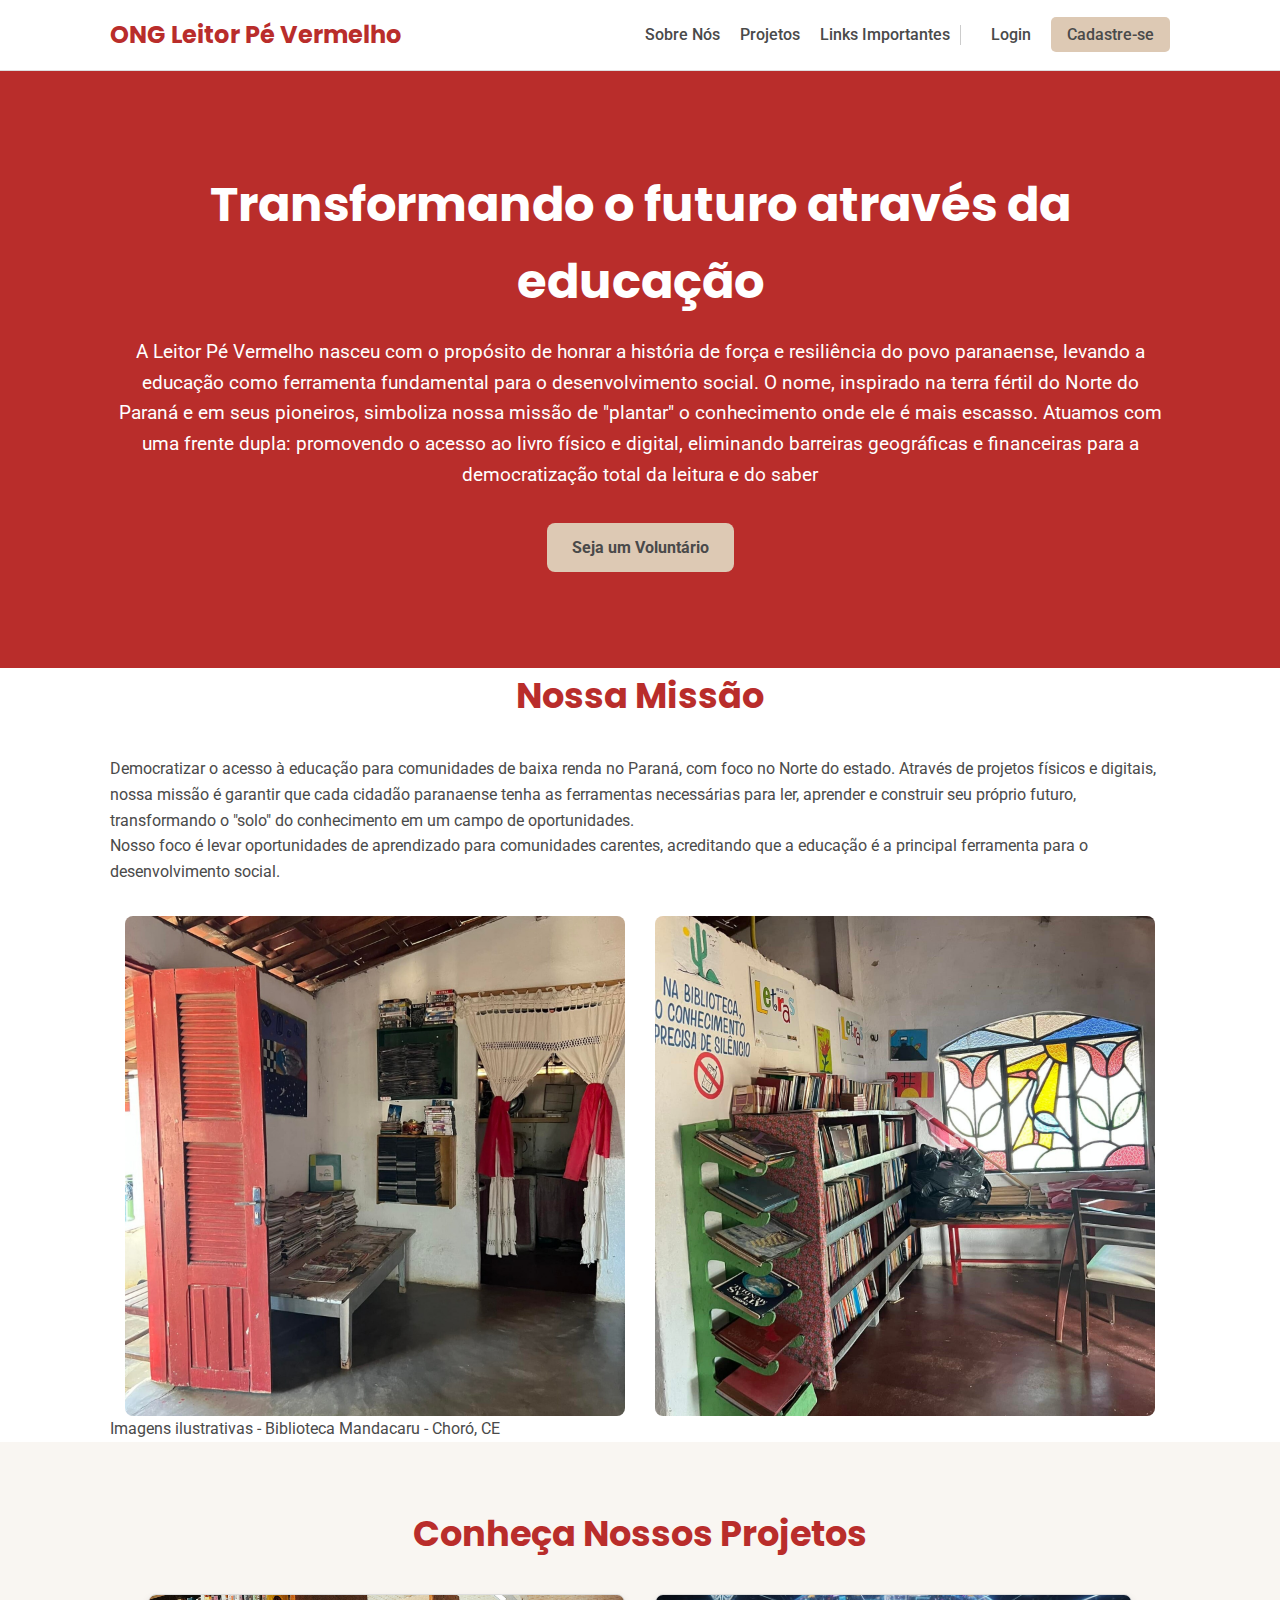
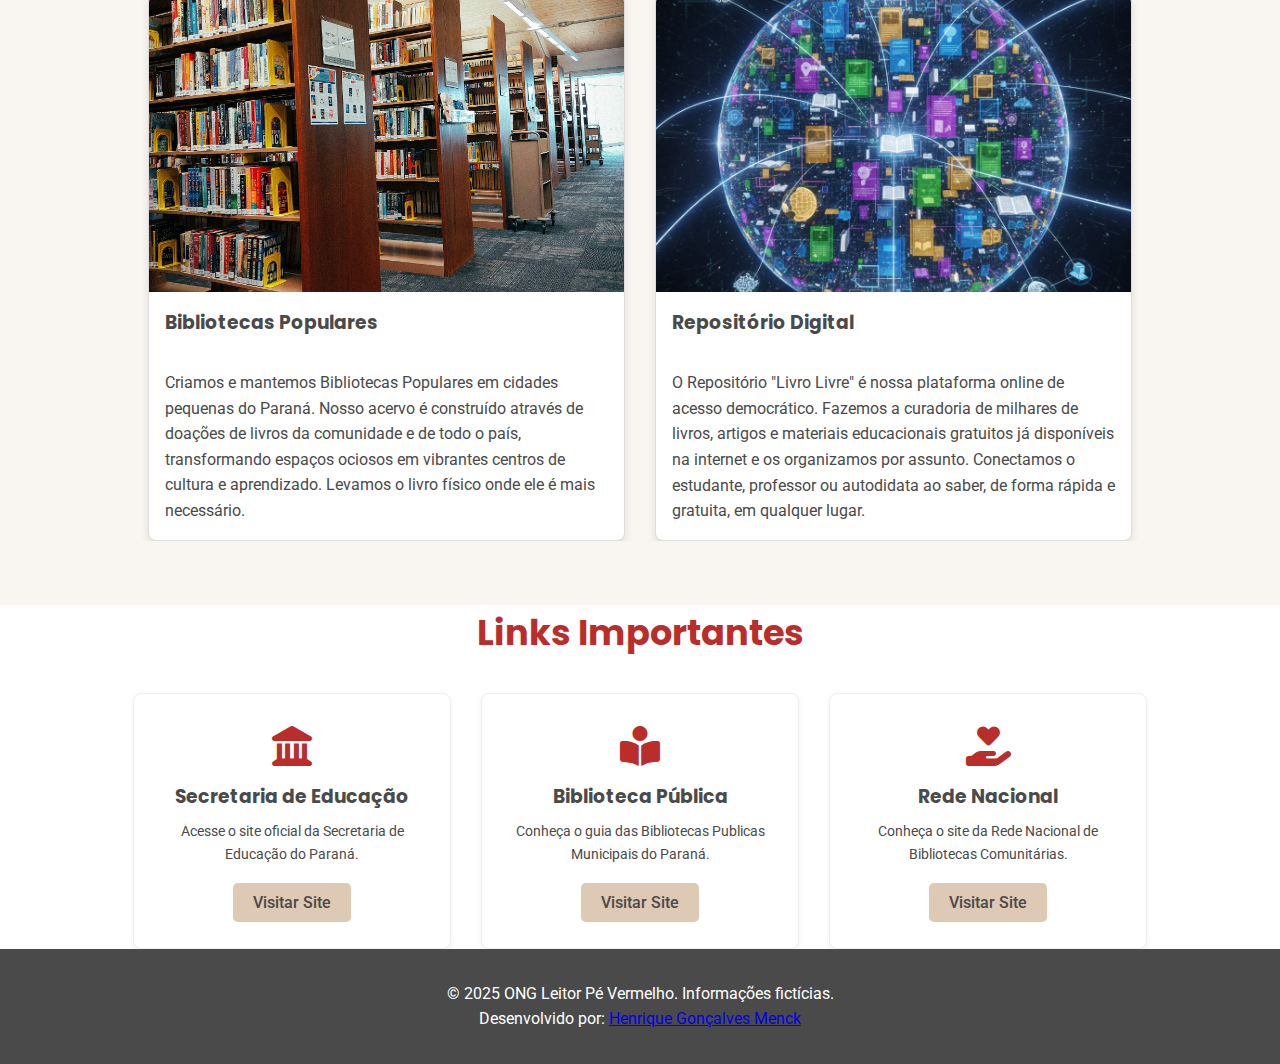
<file: index.html>
<!DOCTYPE html>
<html lang="pt-br">
<head>
    <meta charset="UTF-8">
    <meta name="viewport" content="width=device-width, initial-scale=1.0">
    <title>ONG Leitor Pé Vermelho | Transformando Futuros</title>

    <link rel="preconnect" href="https://fonts.googleapis.com">
    <link rel="preconnect" href="https://fonts.gstatic.com" crossorigin>
    <link href="https://fonts.googleapis.com/css2?family=Poppins:wght@400;700&family=Roboto:wght@400;500&display=swap" rel="stylesheet">
    
    <link rel="stylesheet" href="https://cdnjs.cloudflare.com/ajax/libs/font-awesome/6.5.2/css/all.min.css">

    <link rel="stylesheet" href="style.css">
</head>
<body>

    <header>
        <div class="container">
            <div class="logo">ONG Leitor Pé Vermelho</div>
            <nav>
                <ul>
                    <li><a href="#sobre">Sobre Nós</a></li>
                    <li><a href="#projetos">Projetos</a></li>
                    <li><a href="#links">Links Importantes</a></li>
                    
                    <li class="nav-divider"></li> <li><a href="login.html">Login</a></li>
                    <li><a href="cadastro.html" class="nav-button">Cadastre-se</a></li>
                </ul>
            </nav>
        </div>
    </header>

    <main>
        <section class="hero">
            <div class="container">
                <h1>Transformando o futuro através da educação</h1>
                <p>A Leitor Pé Vermelho nasceu com o propósito de honrar a história de força e resiliência do povo paranaense, levando a educação como ferramenta fundamental para o desenvolvimento social. O nome, inspirado na terra fértil do Norte do Paraná e em seus pioneiros, simboliza nossa missão de "plantar" o conhecimento onde ele é mais escasso. Atuamos com uma frente dupla: promovendo o acesso ao livro físico e digital, eliminando barreiras geográficas e financeiras para a democratização total da leitura e do saber</p>
                <a href="cadastro.html" class="cta-button">Seja um Voluntário</a>
            </div>
        </section>

        <section id="sobre" class="container">
            <h2>Nossa Missão</h2>
            <p>Democratizar o acesso à educação para comunidades de baixa renda no Paraná, com foco no Norte do estado. Através de projetos físicos e digitais, nossa missão é garantir que cada cidadão paranaense tenha as ferramentas necessárias para ler, aprender e construir seu próprio futuro, transformando o "solo" do conhecimento em um campo de oportunidades.</p>
            <p>Nosso foco é levar <span>oportunidades de aprendizado</span> para comunidades carentes, acreditando que a educação é a principal ferramenta para o desenvolvimento social.</p>
            <div class="sobre-imagens">
                <img src="imagens/Exemplo1.jpg" alt="Foto ilustrativa da missão da ONG">
                <img src="imagens/Exemplo2.jpg" alt="Foto ilustrativa da comunidade">
            </div>
            <p>Imagens ilustrativas - Biblioteca Mandacaru - Choró, CE</p>
        </section>

        <section id="projetos">
            <div class="container">
                <h2>Conheça Nossos Projetos</h2>
                <div class="projetos-grid">
                    <div class="projeto-card">
                        <img src="imagens/Projeto1.jpg" alt="Biblioteca Popular">
                        <h3>Bibliotecas Populares</h3>
                        <p>Criamos e mantemos Bibliotecas Populares em cidades pequenas do Paraná. Nosso acervo é construído através de doações de livros da comunidade e de todo o país, transformando espaços ociosos em vibrantes centros de cultura e aprendizado. Levamos o livro físico onde ele é mais necessário.</p>
                        
                    </div>
                    <div class="projeto-card">
                        <img src="imagens/Projeto2.jpg" alt="Repositório Digital">
                        <h3>Repositório Digital</h3>
                        <p>O Repositório "Livro Livre" é nossa plataforma online de acesso democrático. Fazemos a curadoria de milhares de livros, artigos e materiais educacionais gratuitos já disponíveis na internet e os organizamos por assunto. Conectamos o estudante, professor ou autodidata ao saber, de forma rápida e gratuita, em qualquer lugar.</p>
                    </div>
                </div>
            </div>
        </section>

    <section id="links" class="container">
    <h2>Links Importantes</h2>
    <div class="links-grid">
        <div class="link-card">
            <i class="fas fa-landmark"></i>
            <h3>Secretaria de Educação</h3>
            <p>Acesse o site oficial da Secretaria de Educação do Paraná.</p>
            <a href="https://www.educacao.pr.gov.br/" class="link-button" target="_blank" rel="noopener noreferrer">Visitar Site</a>
        </div>
        <div class="link-card">
            <i class="fas fa-book-open-reader"></i>
            <h3>Biblioteca Pública</h3>
            <p>Conheça o guia das Bibliotecas Publicas Municipais do Paraná.</p>
            <a href="https://www.bpp.pr.gov.br/Pagina/Guia-de-Bibliotecas-Publicas-Municipais-do-Parana" class="link-button" target="_blank" rel="noopener noreferrer">Visitar Site</a>
        </div>
        <div class="link-card">
            <i class="fas fa-hand-holding-heart"></i>
            <h3>Rede Nacional</h3>
            <p>Conheça o site da Rede Nacional de Bibliotecas Comunitárias.</p>
            <a href="https://rnbc.org.br/" class="link-button" target="_blank" rel="noopener noreferrer">Visitar Site</a>
        </div>
    </div>
</section>
    </main>

    <footer>
        <div class="container">
            <p>&copy; 2025 ONG Leitor Pé Vermelho. Informações fictícias.</p>
            <p>Desenvolvido por: <span class="footer-extra-link"><a href="https://hmenck.github.io/Curriculo/" target="_blank" rel="noopener noreferrer">Henrique Gonçalves Menck</a></span></p>
            </div>
    </footer>

</body>
</html>
</file>
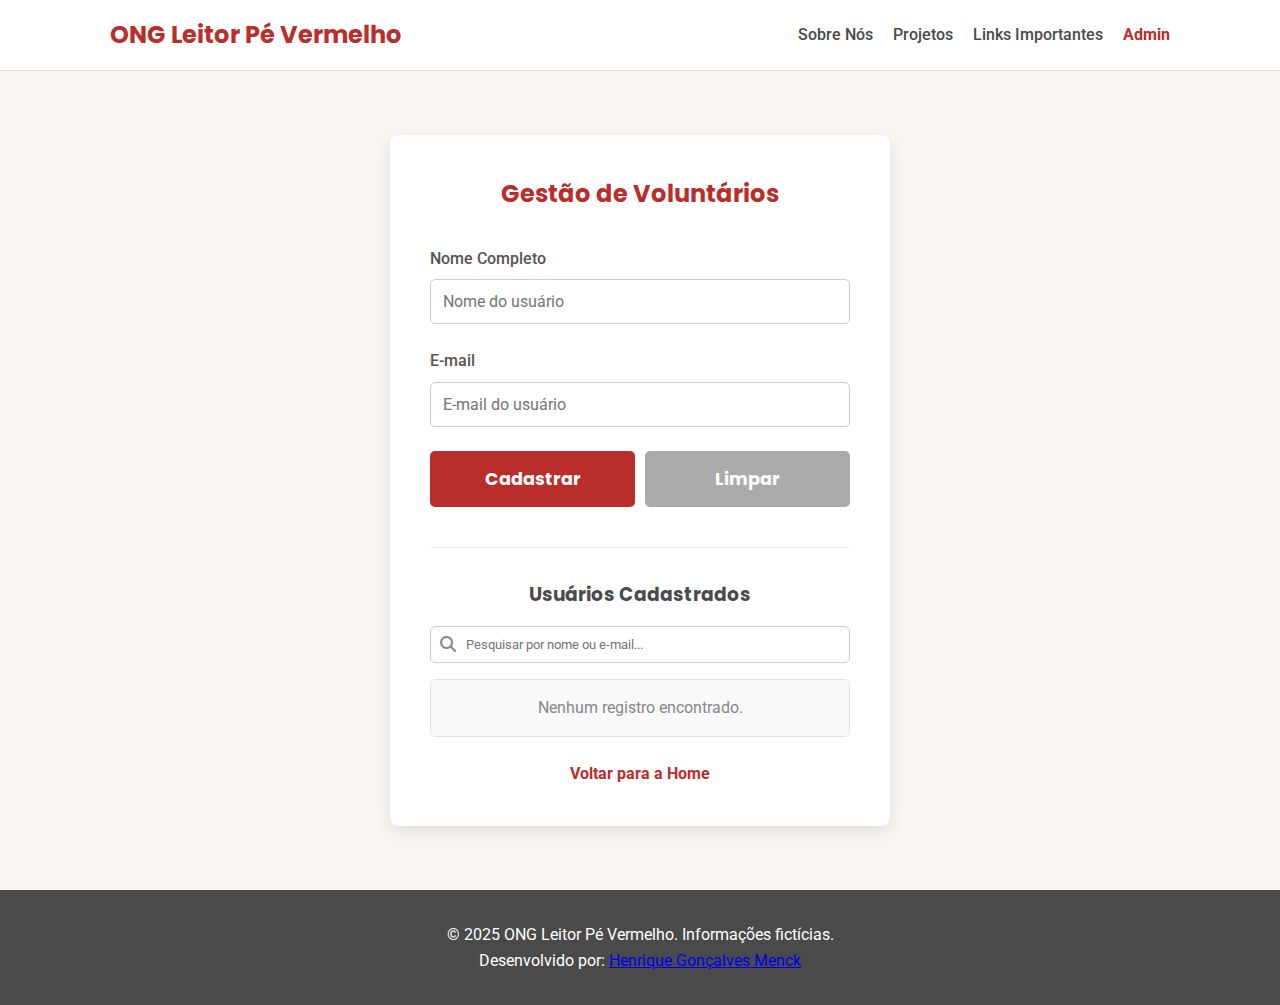
<file: admin.html>
<!DOCTYPE html>
<html lang="pt-br">
<head>
    <meta charset="UTF-8">
    <meta name="viewport" content="width=device-width, initial-scale=1.0">
    <title>Administração | ONG Leitor Pé Vermelho</title>

    <link rel="preconnect" href="https://fonts.googleapis.com">
    <link rel="preconnect" href="https://fonts.gstatic.com" crossorigin>
    <link href="https://fonts.googleapis.com/css2?family=Poppins:wght@400;700&family=Roboto:wght@400;500&display=swap" rel="stylesheet">
    
    <link rel="stylesheet" href="https://cdnjs.cloudflare.com/ajax/libs/font-awesome/6.5.2/css/all.min.css">

    <link rel="stylesheet" href="style.css">
    <link rel="stylesheet" href="forms.css">

    <script src="admin.js" defer></script>
    
    <style>
        .form-actions {
            display: flex;
            gap: 10px;
        }
        .btn-secondary {
            background-color: #aaa; 
        }
        .btn-secondary:hover {
            background-color: #888;
        }
        .search-container {
            margin-top: 2.5rem;
            padding-top: 2rem;
            border-top: 1px solid #eee;
        }
        .search-box {
            position: relative;
            margin-bottom: 1rem;
        }
        .search-box input {
            width: 100%;
            padding: 10px 10px 10px 35px;
            border: 1px solid #ccc;
            border-radius: 5px;
            font-family: var(--fonte-corpo);
        }
        .search-box i {
            position: absolute;
            left: 10px;
            top: 50%;
            transform: translateY(-50%);
            color: #888;
        }
        #lista-usuarios {
            list-style: none;
            padding: 0;
            margin-bottom: 1rem;
        }
        #lista-usuarios li {
            background-color: #f9f9f9;
            border: 1px solid #e0e0e0;
            padding: 15px;
            margin-bottom: 10px;
            border-radius: 5px;
            display: flex;
            justify-content: space-between;
            align-items: center;
            transition: box-shadow 0.3s ease;
        }
        #lista-usuarios li:hover {
            box-shadow: 0 2px 5px rgba(0,0,0,0.1);
        }
        .user-info span {
            display: block;
            font-size: 0.85rem;
            color: #666;
            margin-bottom: 2px;
        }
        .user-info strong {
            color: var(--cor-texto);
        }
        .btn-delete-item {
            background-color: transparent;
            border: none;
            color: #B92D2B;
            cursor: pointer;
            font-size: 1.1rem;
            padding: 5px;
            transition: transform 0.2s;
        }
        .btn-delete-item:hover {
            transform: scale(1.2);
            color: #942422;
        }
        .btn-danger {
            background-color: #fff;
            color: #B92D2B;
            border: 1px solid #B92D2B;
            padding: 10px;
            width: 100%;
            border-radius: 5px;
            cursor: pointer;
            font-weight: bold;
            transition: all 0.3s;
        }
        .btn-danger:hover {
            background-color: #B92D2B;
            color: #fff;
        }
        .titulo-lista {
            font-family: var(--fonte-titulos);
            color: var(--cor-texto);
            margin-bottom: 1rem;
            text-align: center;
        }
    </style>
</head>
<body>

    <header>
        <div class="container">
            <a href="index.html" class="logo">ONG Leitor Pé Vermelho</a>
            <nav>
                <ul>
                    <li><a href="index.html#sobre">Sobre Nós</a></li>
                    <li><a href="index.html#projetos">Projetos</a></li>
                    <li><a href="index.html#links">Links Importantes</a></li>
                    <li><a href="admin.html" style="color: var(--cor-primaria); font-weight: bold;">Admin</a></li>
                </ul>
            </nav>
        </div>
    </header>

    <main>
        <div class="form-container">
            <h2>Gestão de Voluntários</h2>
            
            <form id="form-admin">
                <div class="form-group">
                    <label for="admin_nome">Nome Completo</label>
                    <input type="text" id="admin_nome" name="admin_nome" placeholder="Nome do usuário" required>
                </div>
                <div class="form-group">
                    <label for="admin_email">E-mail</label>
                    <input type="email" id="admin_email" name="admin_email" placeholder="E-mail do usuário" required>
                </div>
                
                <div class="form-actions">
                    <button type="submit" class="form-button">Cadastrar</button>
                    <button type="button" id="btn-limpar" class="form-button btn-secondary">Limpar</button>
                </div>
            </form>
            
            <div class="search-container">
                <h3 class="titulo-lista">Usuários Cadastrados</h3>
                
                <div class="search-box">
                    <i class="fas fa-search"></i>
                    <input type="text" id="input-pesquisa" placeholder="Pesquisar por nome ou e-mail...">
                </div>

                <ul id="lista-usuarios">
                </ul>

                <button id="btn-excluir-todos" class="btn-danger" style="display: none;">
                    <i class="fas fa-trash-alt"></i> Excluir Todos os Registros
                </button>
            </div>

            <p class="form-link"><a href="index.html">Voltar para a Home</a></p>
        </div>
    </main>

    <footer>
        <div class="container">
            <p>&copy; 2025 ONG Leitor Pé Vermelho. Informações fictícias.</p>
            <p>Desenvolvido por: <span class="footer-extra-link"><a href="https://hmenck.github.io/Curriculo/" target="_blank" rel="noopener noreferrer">Henrique Gonçalves Menck</a></span></p>
        </div>
    </footer>

</body>
</html>
</file>
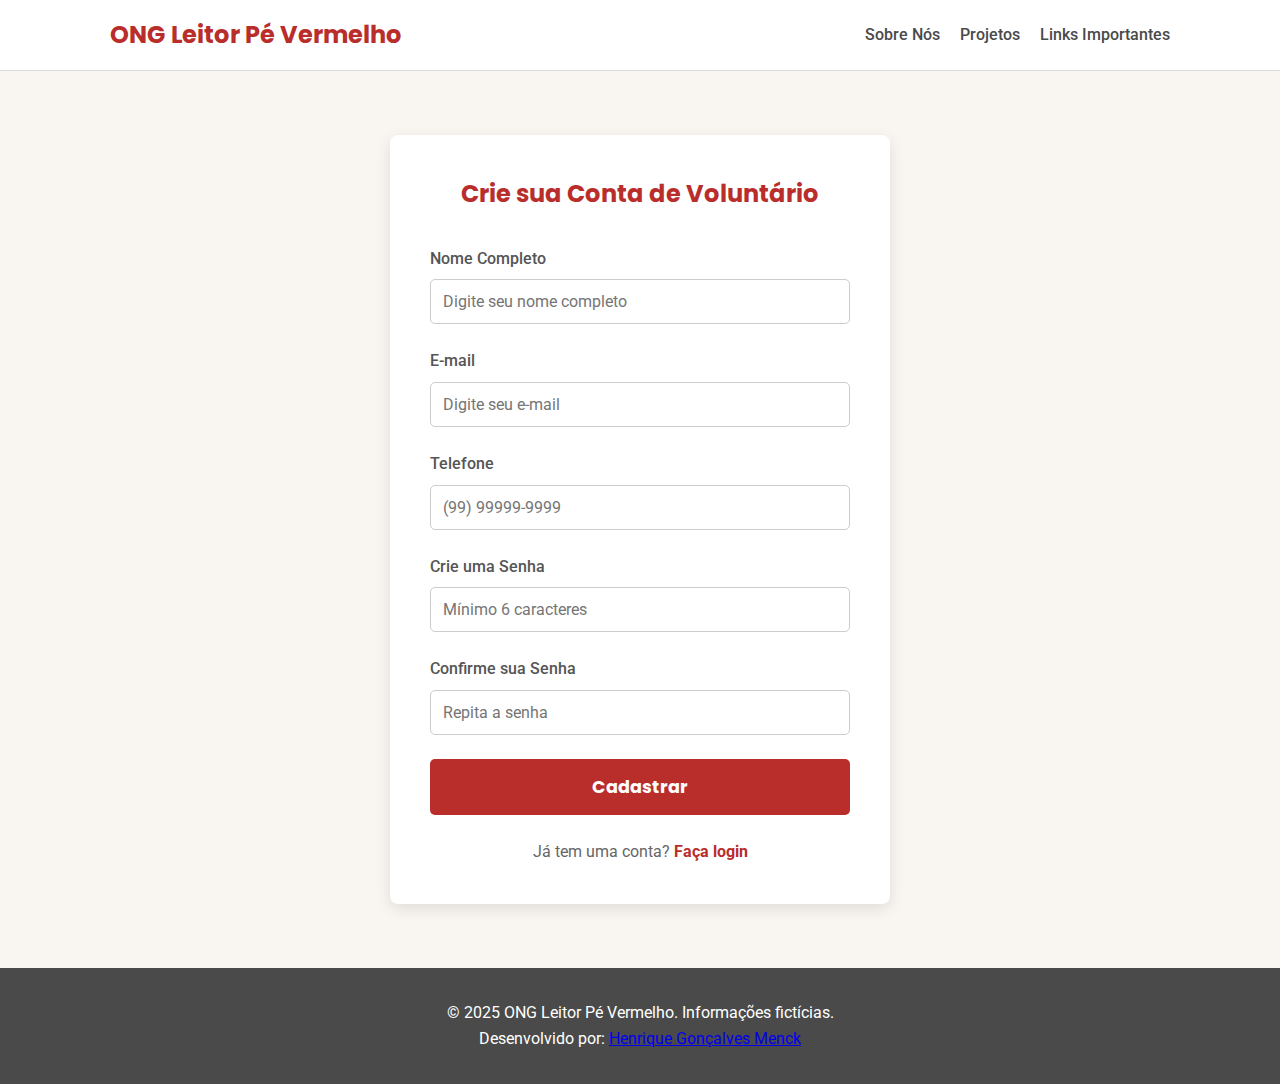
<file: cadastro.html>
<!DOCTYPE html>
<html lang="pt-br">
<head>
    <meta charset="UTF-8">
    <meta name="viewport" content="width=device-width, initial-scale=1.0">
    <title>Cadastro | ONG Leitor Pé Vermelho</title>

    <link rel="preconnect" href="https://fonts.googleapis.com">
    <link rel="preconnect" href="https://fonts.gstatic.com" crossorigin>
    <link href="https://fonts.googleapis.com/css2?family=Poppins:wght@400;700&family=Roboto:wght@400;500&display=swap" rel="stylesheet">
    
    <link rel="stylesheet" href="https://cdnjs.cloudflare.com/ajax/libs/font-awesome/6.5.2/css/all.min.css">

    <link rel="stylesheet" href="style.css">
    <link rel="stylesheet" href="forms.css">
</head>
<body>

    <header>
        <div class="container">
            <a href="index.html" class="logo">ONG Leitor Pé Vermelho</a>
            <nav>
                <ul>
                    <li><a href="index.html#sobre">Sobre Nós</a></li>
                    <li><a href="index.html#projetos">Projetos</a></li>
                    <li><a href="index.html#links">Links Importantes</a></li>
                </ul>
            </nav>
        </div>
    </header>

    <main>
        <div class="form-container">
            <h2>Crie sua Conta de Voluntário</h2>
            <form action="login.html" method="get">
                <div class="form-group">
                    <label for="nome">Nome Completo</label>
                    <input type="text" id="nome" name="nome" placeholder="Digite seu nome completo" required>
                </div>
                <div class="form-group">
                    <label for="email">E-mail</label>
                    <input type="email" id="email" name="email" placeholder="Digite seu e-mail" required>
                </div>
                <div class="form-group">
                    <label for="telefone">Telefone</label>
                    <input type="tel" id="telefone" name="telefone" placeholder="(99) 99999-9999" required>
                </div>
                <div class="form-group">
                    <label for="senha">Crie uma Senha</label>
                    <input type="password" id="senha" name="senha" placeholder="Mínimo 6 caracteres" required>
                </div>
                <div class="form-group">
                    <label for="confirmar_senha">Confirme sua Senha</label>
                    <input type="password" id="confirmar_senha" name="confirmar_senha" placeholder="Repita a senha" required>
                </div>
                <button type="submit" class="form-button">Cadastrar</button>
            </form>
            <p class="form-link">Já tem uma conta? <a href="login.html">Faça login</a></p>
        </div>
    </main>

    <footer>
        <div class="container">
            <p>&copy; 2025 ONG Leitor Pé Vermelho. Informações fictícias.</p>
            <p>Desenvolvido por: <span class="footer-extra-link"><a href="https://hmenck.github.io/Curriculo/" target="_blank" rel="noopener noreferrer">Henrique Gonçalves Menck</a></span></p>
        </div>
    </footer>

</body>
</html>
</file>
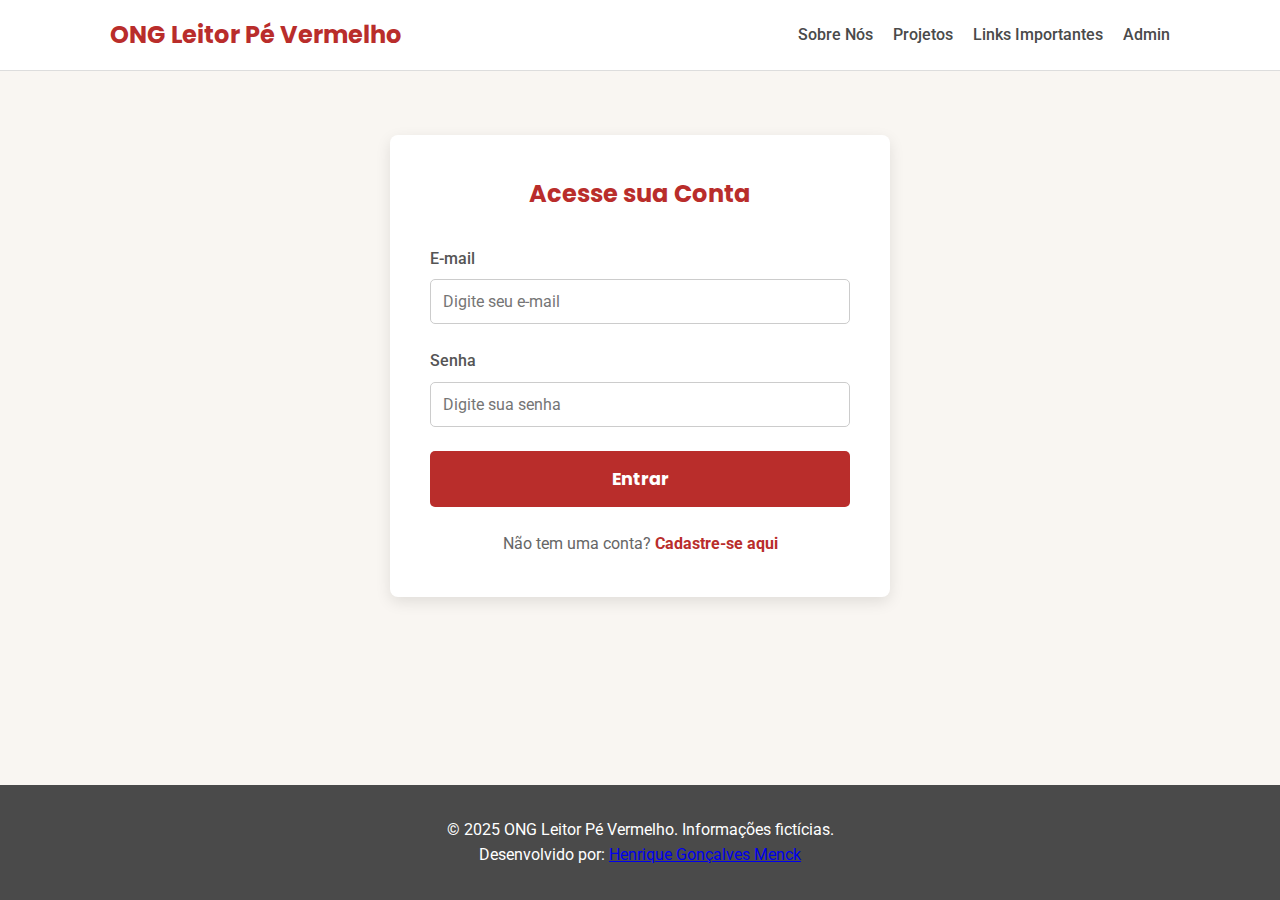
<file: login.html>
<!DOCTYPE html>
<html lang="pt-br">
<head>
    <meta charset="UTF-8">
    <meta name="viewport" content="width=device-width, initial-scale=1.0">
    <title>Login | ONG Leitor Pé Vermelho</title>

    <link rel="preconnect" href="https://fonts.googleapis.com">
    <link rel="preconnect" href="https://fonts.gstatic.com" crossorigin>
    <link href="https://fonts.googleapis.com/css2?family=Poppins:wght@400;700&family=Roboto:wght@400;500&display=swap" rel="stylesheet">
    
    <link rel="stylesheet" href="https://cdnjs.cloudflare.com/ajax/libs/font-awesome/6.5.2/css/all.min.css">

    <link rel="stylesheet" href="style.css">
    <link rel="stylesheet" href="forms.css">
</head>
<body>

    <header>
        <div class="container">
            <a href="index.html" class="logo">ONG Leitor Pé Vermelho</a>
            <nav>
                <ul>
                    <li><a href="index.html#sobre">Sobre Nós</a></li>
                    <li><a href="index.html#projetos">Projetos</a></li>
                    <li><a href="index.html#links">Links Importantes</a></li>
                    <li><a href="admin.html">Admin</a></li>
                </ul>
            </nav>
        </div>
    </header>

    <main>
        <div class="form-container">
            <h2>Acesse sua Conta</h2>
            <form action="index.html" method="get">
                <div class="form-group">
                    <label for="email">E-mail</label>
                    <input type="email" id="email" name="email" placeholder="Digite seu e-mail" required>
                </div>
                <div class="form-group">
                    <label for="senha">Senha</label>
                    <input type="password" id="senha" name="senha" placeholder="Digite sua senha" required>
                </div>
                <button type="submit" class="form-button">Entrar</button>
            </form>
            <p class="form-link">Não tem uma conta? <a href="cadastro.html">Cadastre-se aqui</a></p>
        </div>
    </main>

    <footer>
        <div class="container">
            <p>&copy; 2025 ONG Leitor Pé Vermelho. Informações fictícias.</p>
            <p>Desenvolvido por: <span class="footer-extra-link"><a href="https://hmenck.github.io/Curriculo/" target="_blank" rel="noopener noreferrer">Henrique Gonçalves Menck</a></span></p>
        </div>
    </footer>

</body>
</html>
</file>
<file: style.css>
:root {
    --cor-primaria: #B92D2B;
    --cor-secundaria: #DDC9B4;
    --cor-fundo: #F9F6F2;
    --cor-texto: #4A4A4A;

    --fonte-titulos: 'Poppins', sans-serif;
    --fonte-corpo: 'Roboto', sans-serif;
}

* {
    margin: 0;
    padding: 0;
    box-sizing: border-box;
}

/* Estilos Globais */
body {
    font-family: var(--fonte-corpo);
    line-height: 1.6;
    background-color: #fff;
    color: var(--cor-texto);
}

.container {
    max-width: 1100px;
    margin: auto;
    padding: 0 20px;
    overflow: hidden;
}

h1, h2, h3 {
    font-family: var(--fonte-titulos);
}

/* Cabeçalho */
header {
    background-color: #fff;
    padding: 1rem 0;
    border-bottom: 1px solid #ddd;
    position: sticky;
    top: 0;
    z-index: 1000;
}

header .container {
    display: flex;
    justify-content: space-between;
    align-items: center;
}

header .logo {
    font-family: var(--fonte-titulos);
    font-size: 1.5rem;
    font-weight: 700;
    color: var(--cor-primaria);
}

header nav ul {
    list-style: none;
    display: flex;
    align-items: center;
}

header nav ul li {
    display: inline;
    margin-left: 20px;
}

header nav a {
    color: var(--cor-texto);
    text-decoration: none;
    font-weight: 500;
    transition: color 0.3s ease;
}

header nav a:hover {
    color: var(--cor-primaria);
}

.nav-divider {
    border-left: 1px solid #ccc;
    margin: 0 10px;
    height: 20px;
}

/* Botão Cadastre-se */
.nav-button {
    background-color: var(--cor-secundaria);
    color: var(--cor-texto);
    padding: 8px 16px;
    border-radius: 5px;
    font-weight: 500;
    transition: background-color 0.3s ease, color 0.3s ease;
}

.nav-button:hover {
    background-color: #c9b59d;
    color: var(--cor-texto);
}

/* Conteúdo Principal */
section {
    padding: 4rem 0;
}

section h2 {
    text-align: center;
    margin-bottom: 2rem;
    font-size: 2.2rem;
    color: var(--cor-primaria);
}

.hero {
    background-color: var(--cor-primaria);
    color: #fff;
    text-align: center;
    padding: 6rem 0;
}

.hero h1 {
    font-size: 3rem;
    margin-bottom: 1rem;
}

.hero p {
    font-size: 1.2rem;
    margin-bottom: 2rem;
}

.cta-button {
    background-color: var(--cor-secundaria);
    color: var(--cor-texto);
    padding: 12px 25px;
    text-decoration: none;
    border-radius: 8px; 
    font-weight: 700;
    transition: background-color 0.3s ease;
    display: inline-block; 
}

.cta-button:hover {
    background-color: #c9b59d; 
}

.sobre-imagens {
    display: flex;
    justify-content: center;
    gap: 30px;
    flex-wrap: wrap;
    margin-top: 2rem;
}

.sobre-imagens img {
    max-width: 500px;
    border-radius: 8px;
}

#projetos {
    background-color: var(--cor-fundo);
}

.projetos-grid {
    display: flex;
    gap: 30px;
    justify-content: center;
}

.projeto-card {
    background-color: #fff;
    border: 1px solid #ddd;
    border-radius: 8px;
    overflow: hidden;
    box-shadow: 0 4px 8px rgba(0,0,0,0.1);
    flex-basis: 45%;
}

.projeto-card img {
    width: 100%;
    display: block;
}

.projeto-card h3,
.projeto-card p,
.projeto-card ul {
    padding: 1rem;
}

.projeto-card ul {
    list-style-position: inside;
}

/* Links Importantes */
.links-grid {
    display: flex;
    justify-content: center;
    gap: 30px;
    text-align: center;
    margin-top: 2rem;
}

.link-card {
    background-color: #fff;
    padding: 2rem;
    border-radius: 8px;
    box-shadow: 0 4px 8px rgba(0,0,0,0.05);
    border: 1px solid #eee;
    flex-basis: 30%;
}

.link-card i {
    font-size: 2.5rem;
    color: var(--cor-primaria);
    margin-bottom: 1rem;
}

.link-card h3 {
    margin-bottom: 0.5rem;
    color: var(--cor-texto);
}

.link-card p {
    font-size: 0.9rem;
    margin-bottom: 1.5rem;
}

.link-button {
    background-color: var(--cor-secundaria);
    color: var(--cor-texto);
    padding: 10px 20px;
    border-radius: 5px;
    text-decoration: none;
    font-weight: 500;
    transition: background-color 0.3s ease;
}

.link-button:hover {
    background-color: #c9b59d;
}

/* Rodapé  */
footer {
    background-color: var(--cor-texto);
    color: #fff;
    text-align: center;
    padding: 2rem 0;
}
</file>
<file: forms.css>
:root {

    --cor-primaria: #B92D2B;
    --cor-secundaria: #DDC9B4;
    --cor-fundo: #F9F6F2;
    --cor-texto: #4A4A4A;
}

body {
    display: flex;
    flex-direction: column;
    min-height: 100vh;
}

main {
    background-color: var(--cor-fundo);
    padding: 4rem 0;
    flex-grow: 1; 
}

.form-container {
    max-width: 500px;
    margin: auto;
    padding: 2.5rem;
    background-color: #fff;
    border-radius: 8px;
    box-shadow: 0 5px 15px rgba(0, 0, 0, 0.1);
}

.form-container h2 {
    text-align: center;
    color: var(--cor-primaria);
    font-family: var(--fonte-titulos);
    margin-bottom: 2rem;
}

/* Campos do Formulário */

.form-group {
    margin-bottom: 1.5rem;
}

.form-group label {
    display: block;
    margin-bottom: 8px;
    font-weight: 500;
    color: #555;
}

.form-group input {
    width: 100%;
    padding: 12px;
    border: 1px solid #ccc;
    border-radius: 5px;
    font-family: var(--fonte-corpo);
    font-size: 1rem;
}

.form-group input:focus {
    outline: none;
    border-color: var(--cor-primaria);
    box-shadow: 0 0 5px rgba(185, 45, 43, 0.3);
}

/* Botão */
.form-button {
    width: 100%;
    padding: 15px;
    border: none;
    border-radius: 5px;
    background-color: var(--cor-primaria);
    color: #fff;
    font-family: var(--fonte-titulos);
    font-size: 1.1rem;
    font-weight: 700;
    cursor: pointer;
    transition: background-color 0.3s ease;
}

.form-button:hover {
    background-color: #942422;
}

/* Link para alternar entre as páginas de login e cadastro */
.form-link {
    text-align: center;
    margin-top: 1.5rem;
    color: #666;
}

.form-link a {
    color: var(--cor-primaria);
    font-weight: 700;
    text-decoration: none;
}

.form-link a:hover {
    text-decoration: underline;
}

header .logo {
    text-decoration: none;
}
</file>
